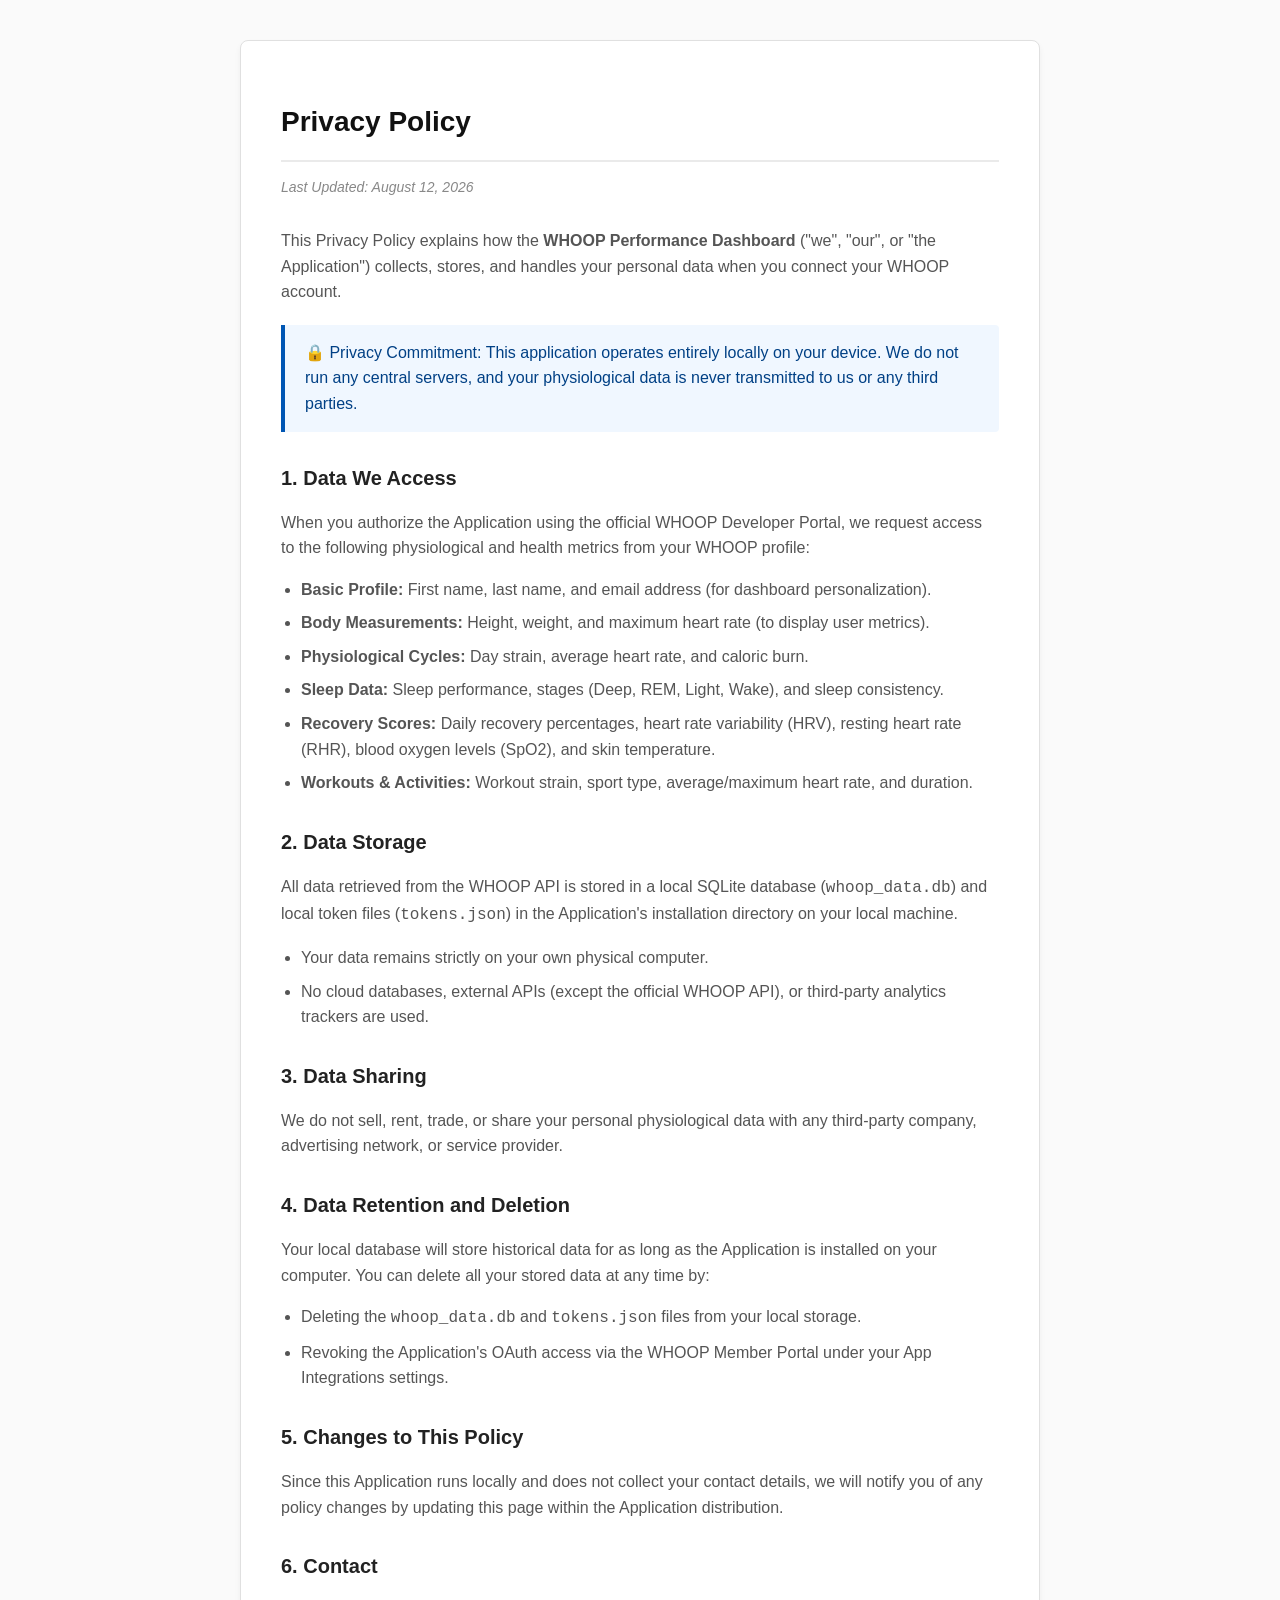
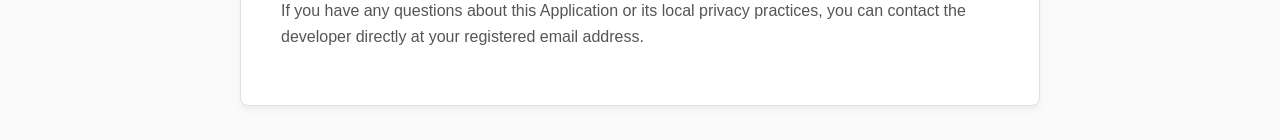
<file: web/privacy.html>
<!DOCTYPE html>
<html lang="en">
<head>
    <meta charset="UTF-8">
    <meta name="viewport" content="width=device-width, initial-scale=1.0">
    <title>Privacy Policy - WHOOP Performance Dashboard</title>
    <style>
        body {
            font-family: -apple-system, BlinkMacSystemFont, "Segoe UI", Roboto, Helvetica, Arial, sans-serif;
            line-height: 1.6;
            color: #333333;
            max-width: 800px;
            margin: 0 auto;
            padding: 40px 20px;
            background-color: #fafafa;
        }
        .container {
            background-color: #ffffff;
            padding: 40px;
            border-radius: 8px;
            box-shadow: 0 4px 6px rgba(0, 0, 0, 0.05);
            border: 1px solid #e0e0e0;
        }
        h1 {
            color: #111111;
            font-size: 28px;
            margin-bottom: 8px;
            border-bottom: 2px solid #eaeaea;
            padding-bottom: 15px;
        }
        h2 {
            color: #222222;
            font-size: 20px;
            margin-top: 30px;
            margin-bottom: 12px;
        }
        p, li {
            font-size: 16px;
            color: #555555;
        }
        ul {
            padding-left: 20px;
        }
        li {
            margin-bottom: 8px;
        }
        .last-updated {
            font-style: italic;
            color: #888888;
            margin-bottom: 30px;
            font-size: 14px;
        }
        .highlight-box {
            background-color: #f0f7ff;
            border-left: 4px solid #0056b3;
            padding: 15px 20px;
            margin: 20px 0;
            border-radius: 0 4px 4px 0;
        }
        .highlight-box p {
            margin: 0;
            font-weight: 500;
            color: #004085;
        }
    </style>
</head>
<body>
    <div class="container">
        <h1>Privacy Policy</h1>
        <p class="last-updated">Last Updated: August 12, 2026</p>

        <p>This Privacy Policy explains how the <strong>WHOOP Performance Dashboard</strong> ("we", "our", or "the Application") collects, stores, and handles your personal data when you connect your WHOOP account.</p>

        <div class="highlight-box">
            <p>🔒 Privacy Commitment: This application operates entirely locally on your device. We do not run any central servers, and your physiological data is never transmitted to us or any third parties.</p>
        </div>

        <h2>1. Data We Access</h2>
        <p>When you authorize the Application using the official WHOOP Developer Portal, we request access to the following physiological and health metrics from your WHOOP profile:</p>
        <ul>
            <li><strong>Basic Profile:</strong> First name, last name, and email address (for dashboard personalization).</li>
            <li><strong>Body Measurements:</strong> Height, weight, and maximum heart rate (to display user metrics).</li>
            <li><strong>Physiological Cycles:</strong> Day strain, average heart rate, and caloric burn.</li>
            <li><strong>Sleep Data:</strong> Sleep performance, stages (Deep, REM, Light, Wake), and sleep consistency.</li>
            <li><strong>Recovery Scores:</strong> Daily recovery percentages, heart rate variability (HRV), resting heart rate (RHR), blood oxygen levels (SpO2), and skin temperature.</li>
            <li><strong>Workouts & Activities:</strong> Workout strain, sport type, average/maximum heart rate, and duration.</li>
        </ul>

        <h2>2. Data Storage</h2>
        <p>All data retrieved from the WHOOP API is stored in a local SQLite database (<code>whoop_data.db</code>) and local token files (<code>tokens.json</code>) in the Application's installation directory on your local machine.</p>
        <ul>
            <li>Your data remains strictly on your own physical computer.</li>
            <li>No cloud databases, external APIs (except the official WHOOP API), or third-party analytics trackers are used.</li>
        </ul>

        <h2>3. Data Sharing</h2>
        <p>We do not sell, rent, trade, or share your personal physiological data with any third-party company, advertising network, or service provider.</p>

        <h2>4. Data Retention and Deletion</h2>
        <p>Your local database will store historical data for as long as the Application is installed on your computer. You can delete all your stored data at any time by:</p>
        <ul>
            <li>Deleting the <code>whoop_data.db</code> and <code>tokens.json</code> files from your local storage.</li>
            <li>Revoking the Application's OAuth access via the WHOOP Member Portal under your App Integrations settings.</li>
        </ul>

        <h2>5. Changes to This Policy</h2>
        <p>Since this Application runs locally and does not collect your contact details, we will notify you of any policy changes by updating this page within the Application distribution.</p>

        <h2>6. Contact</h2>
        <p>If you have any questions about this Application or its local privacy practices, you can contact the developer directly at your registered email address.</p>
    </div>
</body>
</html>
</file>
